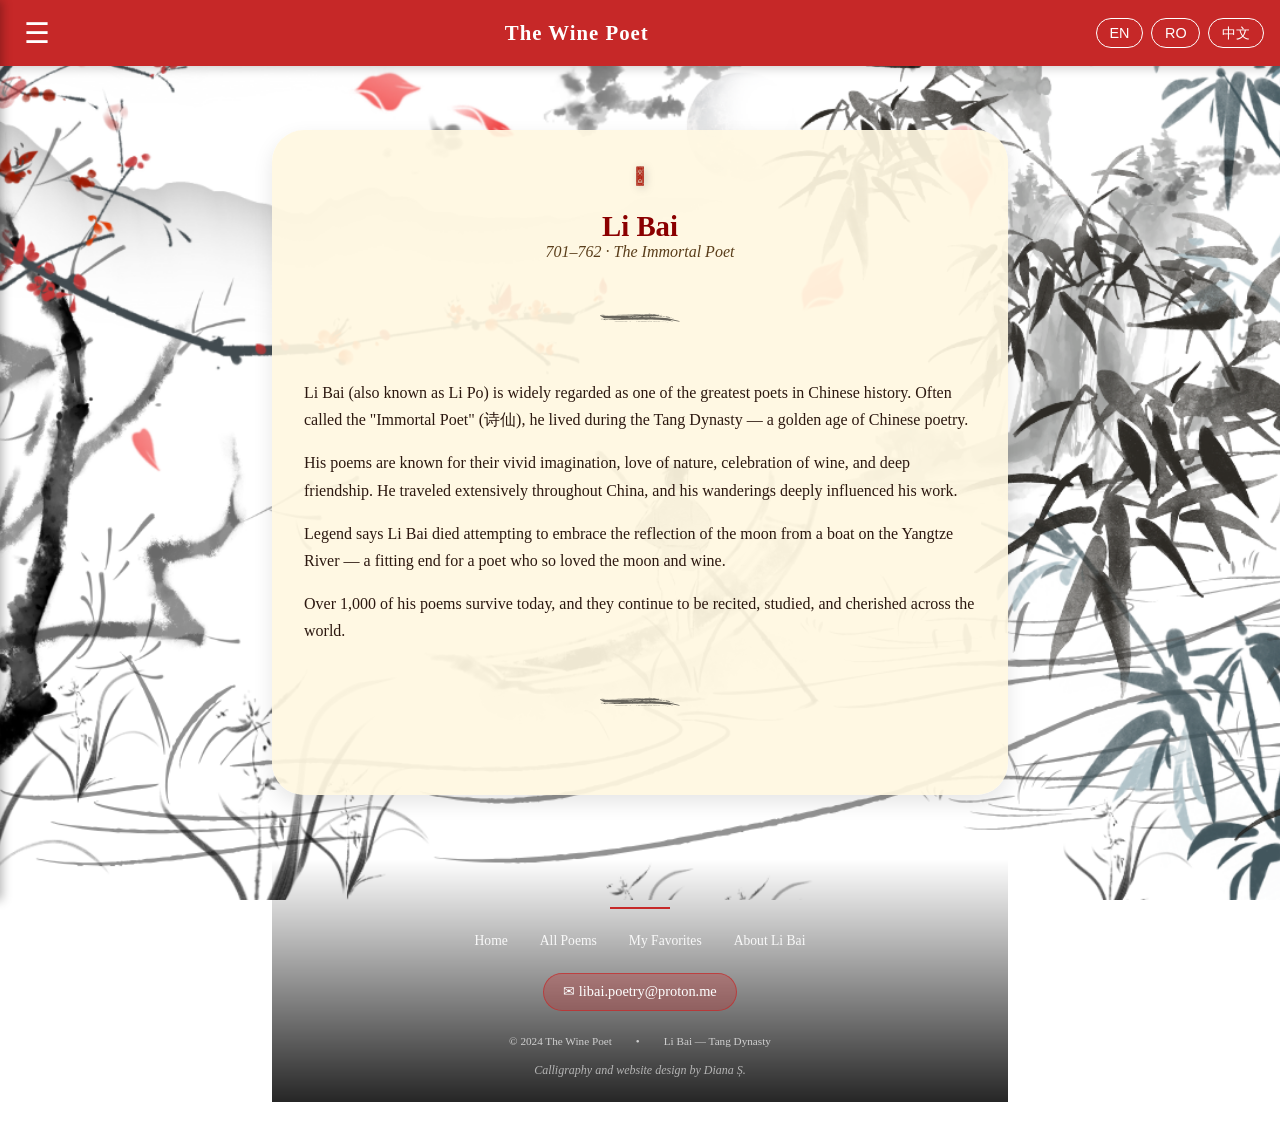
<file: about.html>
<!DOCTYPE html>
<html lang="en">
<head>
    <meta charset="UTF-8">
    <meta name="viewport" content="width=device-width, initial-scale=1.0">
    <title>The Wine Poet — About Li Bai</title>
    <link rel="stylesheet" href="style.css">
</head>
<body>

<!-- SLIDING MENU -->
<div class="menu-overlay" id="menuOverlay"></div>
<div class="menu-panel" id="menuPanel">
    <button class="close-menu" id="closeMenu">✕</button>
    <a href="index.html" class="menu-item">Home</a>
    <a href="all-poems.html" class="menu-item">All Poems</a>
    <a href="favorites.html" class="menu-item">My Favorites</a>
    <a href="about.html" class="menu-item">About Li Bai</a>
    
    <div class="menu-language">
        <hr class="menu-divider">
        <div class="menu-lang-buttons">
            <button class="lang-btn" data-lang="en">EN</button>
            <button class="lang-btn" data-lang="ro">RO</button>
            <button class="lang-btn" data-lang="zh">中文</button>
        </div>
    </div>
</div>

<!-- RED MENU BAR -->
<div class="top-bar">
    <button class="menu-btn" id="menuBtn">☰</button>
    <a href="index.html" class="site-title">The Wine Poet</a>
    <div class="lang-buttons" id="langButtons">
        <button class="lang-btn" data-lang="en">EN</button>
        <button class="lang-btn" data-lang="ro">RO</button>
        <button class="lang-btn" data-lang="zh">中文</button>
    </div>
    <div class="lang-dropdown" id="langDropdown">
        <button class="lang-dropdown-btn" id="langDropdownBtn">EN ▼</button>
        <div class="lang-dropdown-content" id="langDropdownContent">
            <button class="lang-option" data-lang="en">EN - English</button>
            <button class="lang-option" data-lang="ro">RO - Română</button>
            <button class="lang-option" data-lang="zh">ZH - 中文</button>
        </div>
    </div>
</div>

<!-- MAIN CONTENT -->
<div class="container">
    <div class="about-card">
        <div class="about-header">
            <img src="assets/images/decorative/stamp-taibai.png" alt="Li Bai stamp" class="about-stamp">
            <h1>Li Bai</h1>
            <p class="about-subtitle">701–762 · The Immortal Poet</p>
        </div>
        
        <div class="brush-divider">
            <img src="assets/images/decorative/brush-stroke.png" alt="Brush stroke">
        </div>
        
        <div class="about-content">
            <p>Li Bai (also known as Li Po) is widely regarded as one of the greatest poets in Chinese history. Often called the "Immortal Poet" (诗仙), he lived during the Tang Dynasty — a golden age of Chinese poetry.</p>
            
            <p>His poems are known for their vivid imagination, love of nature, celebration of wine, and deep friendship. He traveled extensively throughout China, and his wanderings deeply influenced his work.</p>
            
            <p>Legend says Li Bai died attempting to embrace the reflection of the moon from a boat on the Yangtze River — a fitting end for a poet who so loved the moon and wine.</p>
            
            <p>Over 1,000 of his poems survive today, and they continue to be recited, studied, and cherished across the world.</p>
        </div>
        
        <div class="brush-divider">
            <img src="assets/images/decorative/brush-stroke.png" alt="Brush stroke">
        </div>
    </div>

    <footer>
        <div class="footer-content">
            <div class="footer-divider"></div>
            <div class="footer-links">
                <a href="index.html">Home</a>
                <a href="all-poems.html">All Poems</a>
                <a href="favorites.html">My Favorites</a>
                <a href="about.html">About Li Bai</a>
            </div>
            <div class="contact-area">
                <a href="mailto:libai.poetry@proton.me" class="contact-email">
                    ✉ libai.poetry@proton.me
                </a>
            </div>
            <div class="footer-legal">
                <span>© 2024 The Wine Poet</span>
                <span>•</span>
                <span>Li Bai — Tang Dynasty</span>
            </div>
            <div class="designer-credit">
                Calligraphy and website design by Diana Ș.
            </div>
        </div>
    </footer>
</div>

<script src="js/poems-data.js"></script>
<script src="js/language.js"></script>
<script src="js/menu.js"></script>

</body>
</html>
</file>
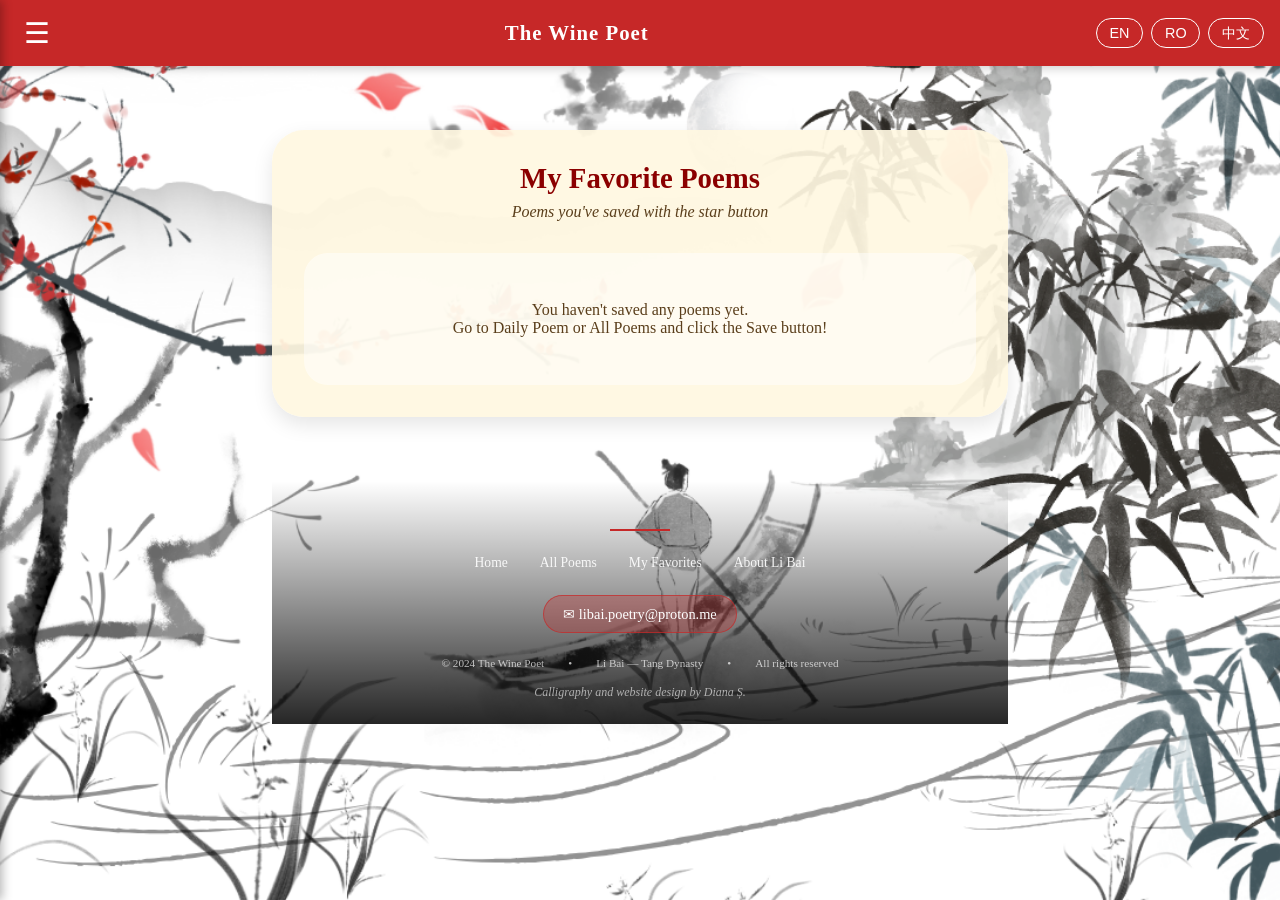
<file: favorites.html>
<!DOCTYPE html>
<html lang="en">
<head>
    <meta charset="UTF-8">
    <meta name="viewport" content="width=device-width, initial-scale=1.0">
    <title>The Wine Poet — My Favorites</title>
    <link rel="stylesheet" href="style.css">
</head>
<body>

<!-- SLIDING MENU -->
<div class="menu-overlay" id="menuOverlay"></div>
<div class="menu-panel" id="menuPanel">
    <button class="close-menu" id="closeMenu">✕</button>
    <a href="index.html" class="menu-item">Home</a>
    <a href="all-poems.html" class="menu-item">All Poems</a>
    <a href="favorites.html" class="menu-item">My Favorites</a>
    <a href="about.html" class="menu-item">About Li Bai</a>
    
    <div class="menu-language">
        <hr class="menu-divider">
        <div class="menu-lang-buttons">
            <button class="lang-btn" data-lang="en">EN</button>
            <button class="lang-btn" data-lang="ro">RO</button>
            <button class="lang-btn" data-lang="zh">中文</button>
        </div>
    </div>
</div>

<!-- RED MENU BAR -->
<div class="top-bar">
    <button class="menu-btn" id="menuBtn">☰</button>
    <a href="index.html" class="site-title">The Wine Poet</a>
    <div class="lang-buttons" id="langButtons">
        <button class="lang-btn" data-lang="en">EN</button>
        <button class="lang-btn" data-lang="ro">RO</button>
        <button class="lang-btn" data-lang="zh">中文</button>
    </div>
    <div class="lang-dropdown" id="langDropdown">
        <button class="lang-dropdown-btn" id="langDropdownBtn">EN ▼</button>
        <div class="lang-dropdown-content" id="langDropdownContent">
            <button class="lang-option" data-lang="en">EN - English</button>
            <button class="lang-option" data-lang="ro">RO - Română</button>
            <button class="lang-option" data-lang="zh">ZH - 中文</button>
        </div>
    </div>
</div>

<!-- MAIN CONTENT -->
<div class="container">
    <div class="favorites-card">
        <h1>My Favorite Poems</h1>
        <p class="subtitle">Poems you've saved with the star button</p>
        
        <div id="favoritesList" class="favorites-list"></div>
        
        <div id="emptyFavorites" class="empty-favorites" style="display: none;">
            <p>You haven't saved any poems yet.</p>
            <p>Go to <a href="index.html">Daily Poem</a> or <a href="all-poems.html">All Poems</a> and click the Save button!</p>
        </div>
    </div>
    
  <footer>
    <div class="footer-content">
        <div class="footer-divider"></div>
        
        <div class="footer-links">
            <a href="index.html">Home</a>
            <a href="all-poems.html">All Poems</a>
            <a href="favorites.html">My Favorites</a>
            <a href="about.html">About Li Bai</a>
        </div>
        
        <div class="contact-area">
            <a href="mailto:libai.poetry@proton.me" class="contact-email">
                ✉ libai.poetry@proton.me
            </a>
        </div>
        
        <div class="footer-legal">
            <span>© 2024 The Wine Poet</span>
            <span>•</span>
            <span>Li Bai — Tang Dynasty</span>
            <span>•</span>
            <span>All rights reserved</span>
        </div>
        
        <div class="designer-credit">
            Calligraphy and website design by Diana Ș.
        </div>
    </div>
</footer>
</div>

<script src="js/poems-data.js"></script>
<script src="js/language.js"></script>
<script src="js/menu.js"></script>
<script src="js/favorites-page.js"></script>

</body>
</html>
</file>
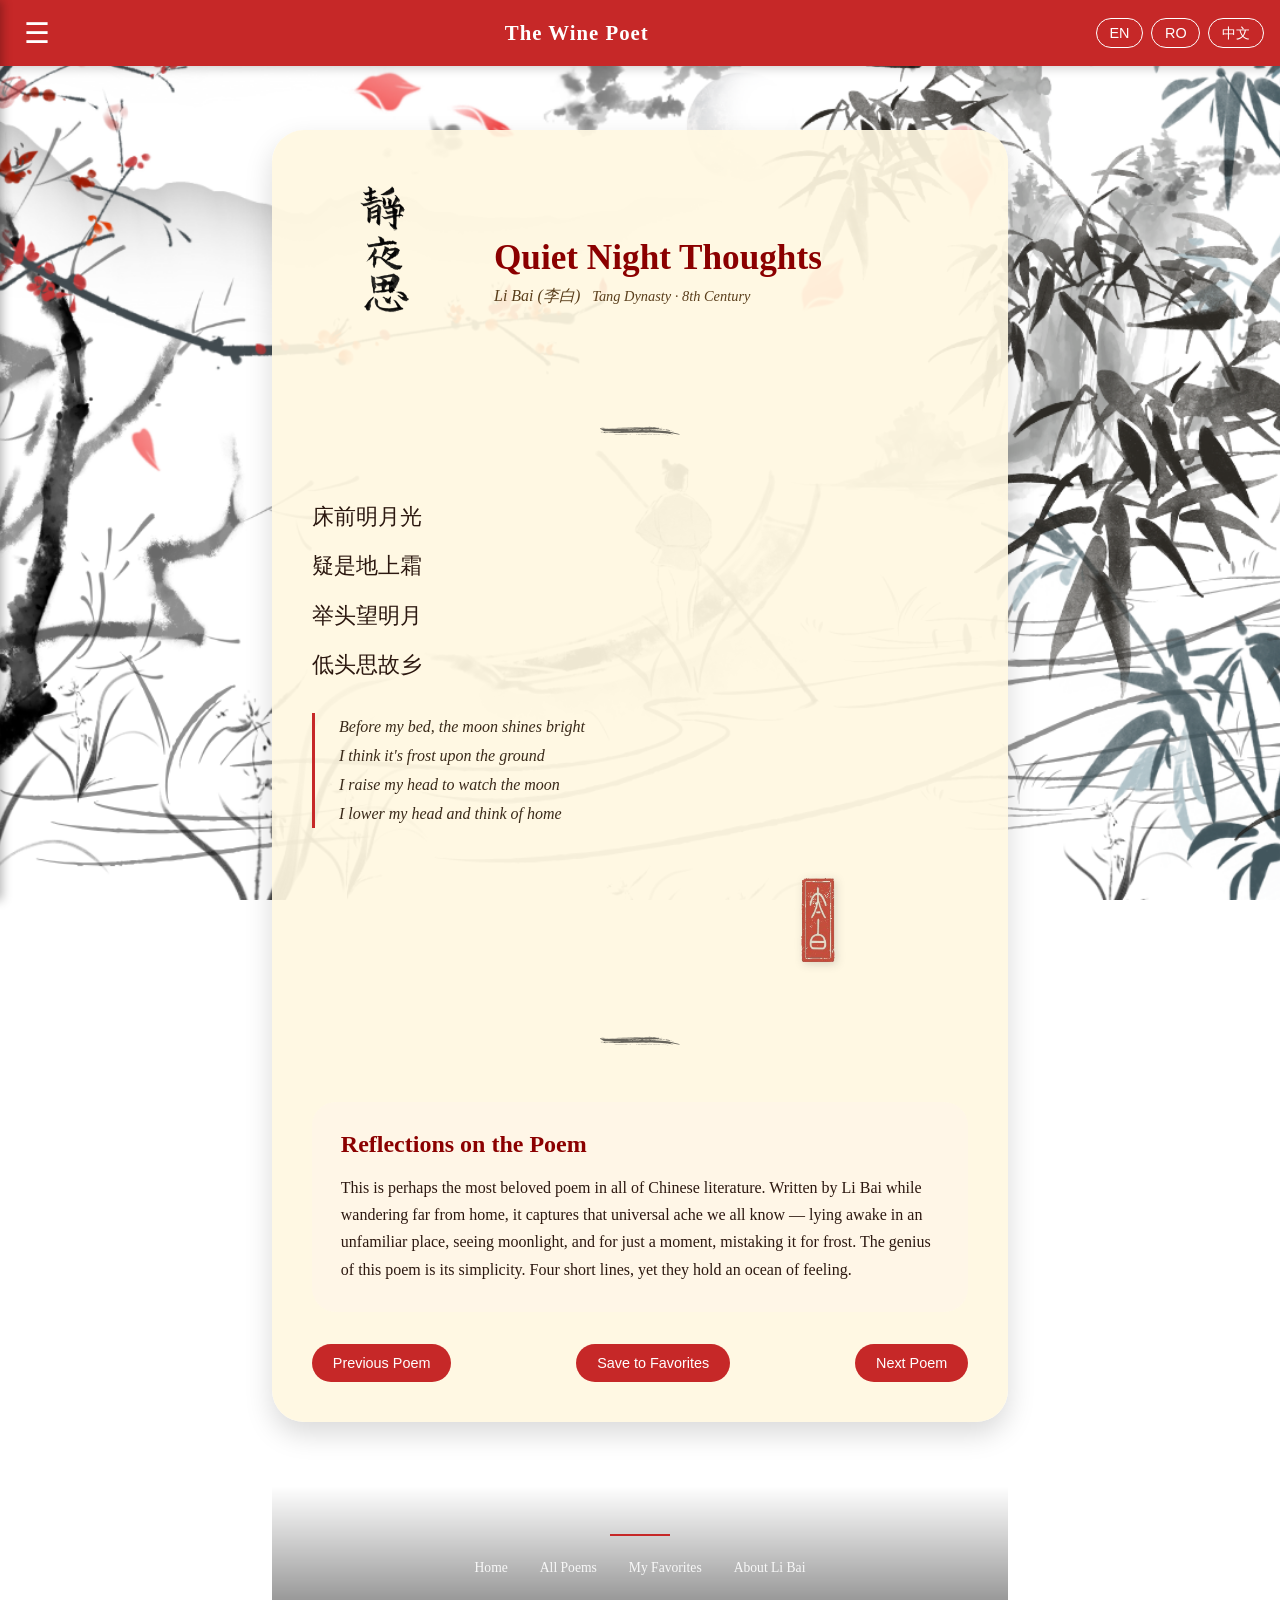
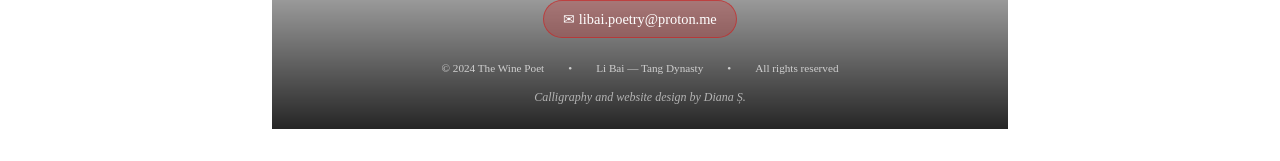
<file: poem-detail.html>
<!DOCTYPE html>
<html lang="en">
<head>
    <meta charset="UTF-8">
    <meta name="viewport" content="width=device-width, initial-scale=1.0">
    <title>The Wine Poet — Poem</title>
    <link rel="stylesheet" href="style.css">
</head>
<body>

<!-- SLIDING MENU -->
<div class="menu-overlay" id="menuOverlay"></div>
<div class="menu-panel" id="menuPanel">
    <button class="close-menu" id="closeMenu">✕</button>
    <a href="index.html" class="menu-item">🏠 Home</a>
    <a href="all-poems.html" class="menu-item">📖 All Poems</a>
    <a href="#" class="menu-item" data-page="favorites">⭐ My Favorites</a>
    <a href="#" class="menu-item" data-page="about">🍷 About Li Bai</a>
    
    <div class="menu-language">
        <hr class="menu-divider">
        <div class="menu-lang-buttons">
            <button class="lang-btn" data-lang="en">EN</button>
            <button class="lang-btn" data-lang="ro">RO</button>
            <button class="lang-btn" data-lang="zh">中文</button>
        </div>
    </div>
</div>

<!-- RED MENU BAR -->
<div class="top-bar">
    <button class="menu-btn" id="menuBtn">☰</button>
    <a href="index.html" class="site-title">The Wine Poet</a>
    <div class="lang-buttons" id="langButtons">
        <button class="lang-btn" data-lang="en">EN</button>
        <button class="lang-btn" data-lang="ro">RO</button>
        <button class="lang-btn" data-lang="zh">中文</button>
    </div>
    <div class="lang-dropdown" id="langDropdown">
        <button class="lang-dropdown-btn" id="langDropdownBtn">EN ▼</button>
        <div class="lang-dropdown-content" id="langDropdownContent">
            <button class="lang-option" data-lang="en">EN - English</button>
            <button class="lang-option" data-lang="ro">RO - Română</button>
            <button class="lang-option" data-lang="zh">ZH - 中文</button>
        </div>
    </div>
</div>

<!-- MAIN CONTENT -->
<div class="container">
    <div class="poem-detail-card">
        
        <!-- Title Section with Vertical Calligraphy -->
        <div class="poem-title-section">
            <div class="vertical-title">
                <img src="" alt="Calligraphy Title" id="verticalTitleImg">
            </div>
            <div class="poem-header">
                <h1 id="poemTitle">Quiet Night Thoughts</h1>
                <div class="poem-subtitle">
                    <span id="poetName">Li Bai (李白)</span>
                    <span class="dynasty">Tang Dynasty · 8th Century</span>
                </div>
            </div>
        </div>
        
        <!-- Brush Stroke Divider -->
        <div class="brush-divider">
            <img src="assets/images/decorative/brush-stroke.png" alt="Brush stroke decoration">
        </div>
        
        <!-- Full Poem Text -->
        <div class="full-poem">
            <div id="poemChinese" class="poem-chinese-text"></div>
            <div id="poemTranslation" class="poem-translation-text"></div>
        </div>
        
        <!-- Red Stamp -->
        <div class="stamp-section">
            <img src="assets/images/decorative/stamp-taibai.png" alt="Li Bai stamp" class="red-stamp">
        </div>
        
        <!-- Brush Stroke Divider -->
        <div class="brush-divider">
            <img src="assets/images/decorative/brush-stroke.png" alt="Brush stroke decoration">
        </div>
        
        <!-- Commentary Section -->
        <div class="commentary-section">
            <h2> Reflections on the Poem</h2>
            <div id="commentaryText" class="commentary-text">
                <!-- Commentary will be loaded here -->
            </div>
        </div>
        
        <!-- Navigation between poems -->
        <div class="poem-navigation">
            <button class="nav-prev" id="prevPoemBtn">← Previous Poem</button>
            <button class="star-btn-detail" id="starDetailBtn">★ Save to Favorites</button>
            <button class="nav-next" id="nextPoemBtn">Next Poem →</button>
        </div>
    </div>
    
    <footer>
    <div class="footer-content">
        <div class="footer-divider"></div>
        
        <div class="footer-links">
            <a href="index.html">Home</a>
            <a href="all-poems.html">All Poems</a>
            <a href="favorites.html">My Favorites</a>
            <a href="about.html">About Li Bai</a>
        </div>
        
        <div class="contact-area">
            <a href="mailto:libai.poetry@proton.me" class="contact-email">
                ✉ libai.poetry@proton.me
            </a>
        </div>
        
        <div class="footer-legal">
            <span>© 2024 The Wine Poet</span>
            <span>•</span>
            <span>Li Bai — Tang Dynasty</span>
            <span>•</span>
            <span>All rights reserved</span>
        </div>
        
        <div class="designer-credit">
            Calligraphy and website design by Diana Ș.
        </div>
    </div>
</footer>
</div>

<script src="js/poems-data.js"></script>
<script src="js/poem-detail.js"></script>
<script src="js/language.js"></script>
<script src="js/menu.js"></script>

</body>
</html>
</file>
<file: style.css>
* {
    margin: 0;
    padding: 0;
    box-sizing: border-box;
}

body {
    min-height: 100vh;
    background-size: cover;
    background-position: center;
    background-attachment: fixed;
    font-family: 'Georgia', serif;
}

/* Desktop background */
body {
    background-image: url('assets/images/backgrounds/bg-light-desktop.png');
}

/* Mobile background */
@media (max-width: 768px) {
    body {
        background-image: url('assets/images/backgrounds/bg-light-mobile.png');
    }
}

/* RED MENU BAR */
.top-bar {
    background-color: #C62828;
    padding: 0.5rem 1rem;
    display: flex;
    justify-content: space-between;
    align-items: center;
    flex-wrap: wrap;
    position: sticky;
    top: 0;
    z-index: 100;
    box-shadow: 0 2px 10px rgba(0,0,0,0.2);
}

/* On mobile, make title centered */
@media (max-width: 768px) {
    .top-bar {
        justify-content: space-between;
    }
    
    .site-title {
        position: absolute;
        left: 50%;
        transform: translateX(-50%);
        white-space: nowrap;
    }
    
    .lang-buttons {
        margin-left: auto;
    }
}

/* Hamburger menu button */
.menu-btn {
    background: none;
    border: none;
    color: white;
    font-size: 1.8rem;
    cursor: pointer;
    padding: 0.5rem;
    transition: all 0.2s ease;
}

.menu-btn:hover {
    color: #ffcccc;
    transform: scale(1.05);
}

/* Website title in menu bar */
.site-title {
    color: white;
    font-size: 1.3rem;
    font-weight: bold;
    letter-spacing: 1px;
}

/* Language buttons */
.lang-buttons {
    display: flex;
    gap: 0.5rem;
}

.lang-btn {
    background: none;
    border: 1px solid white;
    color: white;
    padding: 0.3rem 0.8rem;
    border-radius: 20px;
    cursor: pointer;
    font-size: 0.9rem;
    transition: all 0.2s ease;
}

.lang-btn:hover {
    background-color: white;
    color: #C62828;
}

/* Main content */
.container {
    max-width: 800px;
    margin: 0 auto;
    padding: 2rem;
}

/* Poem card */
/* Poem card - when no image */
.poem-card {
    background: rgba(255, 248, 225, 0.92);
    border-radius: 32px;
    padding: 2rem;
    margin-top: 2rem;
    box-shadow: 0 8px 20px rgba(0,0,0,0.1);
    text-align: center;
}

.poem-text {
    width: 100%;
}

.poem-text h1 {
    color: #8B0000;
    font-size: 1.5rem;
    margin-bottom: 1rem;
    text-align: center;
}

.poem-image {
    flex: 1;
    min-width: 120px;
    display: flex;
    align-items: center;
    justify-content: flex-end;
}

.poem-image img {
    width: 100%;
    max-width: 220px;
    height: auto;
    border-radius: 12px;
    box-shadow: 0 4px 12px rgba(0,0,0,0.1);
}

.poem-card h1 {
    color: #8B0000;
    margin-bottom: 1rem;
    font-size: 1.8rem;
}

#poem-title {
    color: #2c1810;
    margin-bottom: 1rem;
}

#poem-chinese {
    font-size: 1.3rem;
    line-height: 2;
    color: #2c1810;
    margin-bottom: 1rem;
}

#poem-english {
    font-size: 1rem;
    line-height: 1.6;
    color: #3a2a1a;
    font-style: italic;
}

.star-btn {
    background: #C62828;
    color: white;
    border: none;
    padding: 0.75rem 1.5rem;
    margin-top: 1rem;
    border-radius: 40px;
    cursor: pointer;
    font-size: 1rem;
    transition: all 0.2s ease;
}

.star-btn:hover {
    background: #8B0000;
    transform: scale(1.02);
}

.next-btn {
    background: #C62828;
    color: white;
    border: none;
    padding: 0.75rem 1.5rem;
    margin-top: 1rem;
    border-radius: 40px;
    cursor: pointer;
    font-size: 1rem;
    transition: all 0.2s ease;
    display: block;
    width: fit-content;
}

.next-btn:hover {
    background: #8B0000;
}

/* ========== NEW STYLISH FOOTER ========== */
/* ========== NEW STYLISH FOOTER ========== */
footer {
    margin-top: 4rem;
    background: linear-gradient(to bottom, rgba(0,0,0,0) 0%, rgba(0,0,0,0.85) 100%);
    border-radius: 0;
    padding: 3rem 2rem 1.5rem;
    color: rgba(255, 255, 255, 1);
}

.footer-content {
    max-width: 800px;
    margin: 0 auto;
    text-align: center;
}

/* Footer divider line */
.footer-divider {
    width: 60px;
    height: 2px;
    background: #C62828;
    margin: 0 auto 1.5rem;
}

/* Footer navigation links */
.footer-links {
    display: flex;
    justify-content: center;
    gap: 2rem;
    flex-wrap: wrap;
    margin-bottom: 1.5rem;
}

.footer-links a {
    color: rgba(255, 255, 255, 0.9);
    text-decoration: none;
    font-size: 0.85rem;
    transition: color 0.2s ease;
}

.footer-links a:hover {
    color: #C62828;
}

/* Contact email area */
.contact-area {
    margin: 1.5rem 0;
}

.contact-email {
    display: inline-flex;
    align-items: center;
    gap: 0.5rem;
    background: rgba(198, 40, 40, 0.3);
    border: 1px solid rgba(198, 40, 40, 0.7);
    padding: 0.6rem 1.2rem;
    border-radius: 50px;
    color: #ffffff;
    text-decoration: none;
    font-size: 0.9rem;
    transition: all 0.2s ease;
}

.contact-email:hover {
    background: rgba(198, 40, 40, 0.6);
    border-color: #C62828;
    color: white;
    transform: scale(1.02);
}

/* Copyright and legal text */
.footer-legal {
    font-size: 0.7rem;
    color: rgba(255, 255, 255, 0.7);
    margin-top: 1.5rem;
    display: flex;
    justify-content: center;
    gap: 1.5rem;
    flex-wrap: wrap;
}

/* Designer credit */
.designer-credit {
    font-size: 0.75rem;
    color: rgba(255, 255, 255, 0.6);
    margin-top: 1rem;
    font-style: italic;
}

/* ========== SLIDING MENU ========== */
.menu-overlay {
    position: fixed;
    top: 0;
    left: 0;
    width: 100%;
    height: 100%;
    background-color: rgba(0, 0, 0, 0.5);
    opacity: 0;
    visibility: hidden;
    transition: all 0.3s ease;
    z-index: 200;
}

.menu-panel {
    position: fixed;
    top: 0;
    left: 0;
    width: 250px;
    height: 100%;
    background-color: #8B0000;
    box-shadow: 2px 0 10px rgba(0,0,0,0.3);
    transform: translateX(-100%);
    transition: transform 0.3s ease;
    z-index: 201;
    padding: 2rem 1rem;
    display: flex;
    flex-direction: column;
}

.close-menu {
    background: none;
    border: none;
    color: white;
    font-size: 1.8rem;
    cursor: pointer;
    text-align: right;
    margin-bottom: 2rem;
    padding: 0.5rem;
}

.close-menu:hover {
    color: #ffcccc;
    transform: scale(1.1);
}

.menu-item {
    color: white;
    text-decoration: none;
    font-size: 1.3rem;
    padding: 0.8rem 1rem;
    margin: 0.2rem 0;
    border-radius: 12px;
    transition: all 0.2s ease;
    display: block;
    font-family: 'Georgia', serif;
}

.menu-item:hover {
    background-color: #C62828;
    padding-left: 1.5rem;
}

.menu-overlay.open {
    opacity: 1;
    visibility: visible;
}

.menu-panel.open {
    transform: translateX(0);
}

@media (max-width: 768px) {
    .menu-panel {
        width: 100%;
    }
    .poem-card {
        flex-direction: column;
    }
    .poem-image {
        order: -1;
    }
}

/* ========== MOBILE FIXES ========== */
@media (max-width: 768px) {
    /* Center the title on mobile */
    .site-title {
        font-size: 1.1rem;
        text-align: center;
        flex: 1;
    }
    
    /* Keep language buttons on right */
    .lang-buttons {
        margin-left: auto;
    }
    
    /* Fix poem card layout on mobile */
    .poem-card {
        flex-direction: column;
        text-align: center;
    }
    
    /* Center the image on mobile */
    .poem-image {
        justify-content: center !important;
        order: -1;  /* Image goes above text */
        margin-bottom: 1rem;
    }
    
    .poem-image img {
        max-width: 180px;
        margin: 0 auto;
    }
    
    /* Center poem text on mobile */
    .poem-text {
        text-align: center;
    }
    
    /* Center the next button */
    .next-btn {
        margin-left: auto;
        margin-right: auto;
    }
    
    /* Adjust container padding */
    .container {
        padding: 1rem;
    }
    
    /* Poem card padding */
    .poem-card {
        padding: 1.5rem;
    }
}

/* ========== LANGUAGE SWITCHER - DESKTOP & MOBILE HYBRID ========== */

/* Desktop: show normal buttons, hide dropdown */
.lang-buttons {
    display: flex;
    gap: 0.5rem;
}

.lang-dropdown {
    display: none;
}

/* Mobile: hide buttons, show dropdown */
@media (max-width: 768px) {
    .lang-buttons {
        display: none;
    }
    
    .lang-dropdown {
        display: block;
        position: relative;
    }
    
    .lang-dropdown-btn {
        background: none;
        border: 1px solid white;
        color: white;
        padding: 0.3rem 0.8rem;
        border-radius: 20px;
        cursor: pointer;
        font-size: 0.9rem;
        transition: all 0.2s ease;
        white-space: nowrap;
    }
    
    .lang-dropdown-btn:hover {
        background-color: white;
        color: #C62828;
    }
    
    .lang-dropdown-content {
        display: none;
        position: absolute;
        top: 100%;
        right: 0;
        background-color: #C62828;
        min-width: 130px;
        border-radius: 12px;
        margin-top: 0.5rem;
        box-shadow: 0 4px 12px rgba(0,0,0,0.2);
        z-index: 200;
        overflow: hidden;
    }
    
    .lang-dropdown-content.show {
        display: block;
    }
    
    .lang-option {
        background: none;
        border: none;
        color: white;
        padding: 0.75rem 1rem;
        width: 100%;
        text-align: left;
        cursor: pointer;
        font-size: 0.9rem;
        transition: all 0.2s ease;
    }
    
    .lang-option:hover {
        background-color: #8B0000;
    }
    
    /* Fix top bar spacing on mobile */
    .top-bar {
        padding: 0.5rem 1rem;
    }
    
    .site-title {
        font-size: 1rem;
        position: absolute;
        left: 50%;
        transform: translateX(-50%);
        white-space: nowrap;
    }
    
    .menu-btn {
        font-size: 1.5rem;
        z-index: 10;
    }
}

/* Sakura canvas - behind everything, no layout interference */
.sakura {
    position: fixed;
    top: 0;
    left: 0;
    width: 100%;
    height: 100%;
    pointer-events: none;
    z-index: 0;  /* Bottom layer */
}

/* Ensure content stays above petals naturally */
.top-bar {
    position: sticky;
    z-index: 100;
}

.menu-overlay, .menu-panel {
    z-index: 200;
}

.container {
    position: relative;
    z-index: 1;
}

/* ========== ALL POEMS PAGE STYLES ========== */

.poems-list-card {
    background: rgba(255, 248, 225, 0.9);
    border-radius: 24px;
    padding: 2rem;
    margin-top: 2rem;
    box-shadow: 0 8px 20px rgba(0,0,0,0.1);
}

.poems-list-card h1 {
    color: #8B0000;
    font-size: 2rem;
    margin-bottom: 0.5rem;
}

.poems-list-card .subtitle {
    color: #5a3e1b;
    margin-bottom: 2rem;
    font-style: italic;
}

/* Poem list items */
.poems-list {
    display: flex;
    flex-direction: column;
    gap: 1rem;
}

.poem-list-item {
    display: flex;
    justify-content: space-between;
    align-items: center;
    background: rgba(255, 255, 255, 0.5);
    border-radius: 16px;
    padding: 1.2rem 1.5rem;
    cursor: pointer;
    transition: all 0.2s ease;
    border: 1px solid rgba(139, 0, 0, 0.1);
}

.poem-list-item:hover {
    background: rgba(255, 255, 255, 0.8);
    transform: translateX(8px);
    border-color: #C62828;
}

.poem-list-content {
    flex: 1;
}

.poem-list-title {
    color: #2c1810;
    font-size: 1.2rem;
    margin-bottom: 0.3rem;
}

.poem-list-preview {
    color: #8B0000;
    font-size: 0.9rem;
    opacity: 0.7;
}

.poem-list-arrow {
    color: #C62828;
    font-size: 1.5rem;
    transition: transform 0.2s ease;
}

.poem-list-item:hover .poem-list-arrow {
    transform: translateX(5px);
}

/* Mobile adjustments */
@media (max-width: 768px) {
    .poems-list-card {
        padding: 1.5rem;
    }
    
    .poem-list-item {
        padding: 1rem;
    }
    
    .poem-list-title {
        font-size: 1rem;
    }
}

/* ========== POEM DETAIL PAGE ========== */

.poem-detail-card {
    background: rgba(255, 248, 225, 0.92);
    border-radius: 32px;
    padding: 2.5rem;
    margin-top: 2rem;
    box-shadow: 0 12px 28px rgba(0,0,0,0.15);
}

.poem-title-section {
    display: flex;
    gap: 2rem;
    align-items: center;
    margin-bottom: 2rem;
}

.vertical-title img {
    width: 150px;
    height: auto;
    max-height: 200px;
    border-radius: 8px;
    object-fit: contain;  /* Prevents cropping */
}

@media (max-width: 768px) {
    .vertical-title img {
        width: 100px;  /* Smaller on mobile */
    }
}

.poem-header h1 {
    font-size: 2.2rem;
    color: #8B0000;
    margin-bottom: 0.5rem;
}

.poem-subtitle {
    color: #5a3e1b;
    font-style: italic;
}

.dynasty {
    margin-left: 0.5rem;
    font-size: 0.9rem;
}

.brush-divider {
    text-align: center;
    margin: 2rem 0;
}

.brush-divider img {
    width: 200px;
    height: auto;
    opacity: 0.6;
}

.full-poem {
    margin: 2rem 0;
}

.poem-chinese-text {
    font-size: 1.4rem;
    line-height: 2.2;
    color: #2c1810;
    margin-bottom: 1.5rem;
}

.poem-translation-text {
    font-size: 1rem;
    line-height: 1.8;
    color: #3a2a1a;
    font-style: italic;
    border-left: 3px solid #C62828;
    padding-left: 1.5rem;
}

.stamp-section {
    text-align: right;
    margin: 1rem 0 2rem;
}

.red-stamp {
    width: 300px;
    height: auto;
    opacity: 0.8;
}

.commentary-section {
    background: rgba(255, 245, 235, 0.6);
    border-radius: 24px;
    padding: 1.8rem;
    margin: 2rem 0;
}

.commentary-section h2 {
    color: #8B0000;
    font-size: 1.5rem;
    margin-bottom: 1rem;
}

.commentary-text {
    font-size: 1rem;
    line-height: 1.7;
    color: #2c1810;
}

.poem-navigation {
    display: flex;
    justify-content: space-between;
    align-items: center;
    gap: 1rem;
    margin-top: 2rem;
}

.nav-prev, .nav-next, .star-btn-detail {
    background: #C62828;
    color: white;
    border: none;
    padding: 0.7rem 1.3rem;
    border-radius: 40px;
    cursor: pointer;
    font-size: 0.9rem;
    transition: all 0.2s ease;
}

.nav-prev:hover, .nav-next:hover, .star-btn-detail:hover {
    background: #8B0000;
    transform: scale(1.02);
}

@media (max-width: 768px) {
    .poem-detail-card {
        padding: 1.5rem;
    }
    
    .poem-title-section {
        flex-direction: column;
        text-align: center;
    }
    
    .poem-header h1 {
        font-size: 1.6rem;
    }
    
    .poem-chinese-text {
        font-size: 1.1rem;
    }
    
    .poem-navigation {
        flex-wrap: wrap;
        justify-content: center;
    }
}

.commentary-text {
    color: #2c1810 !important;
    font-size: 1rem !important;
    line-height: 1.7 !important;
    display: block !important;
    visibility: visible !important;
}

.site-title {
    color: white;
    text-decoration: none;
    font-size: 1.3rem;
    font-weight: bold;
    letter-spacing: 1px;
}

.site-title:hover {
    color: #ffcccc;
}

body {
    animation: fadeIn 0.3s ease-in;
}

@keyframes fadeIn {
    from { opacity: 0; }
    to { opacity: 1; }
}

/* ========== FAVORITES PAGE IMPROVED DESIGN ========== */

.favorites-card {
    background: rgba(255, 248, 225, 0.92);
    border-radius: 32px;
    padding: 2rem;
    margin-top: 2rem;
    box-shadow: 0 8px 20px rgba(0,0,0,0.1);
}

.favorites-card h1 {
    color: #8B0000;
    font-size: 1.8rem;
    text-align: center;
    margin-bottom: 0.5rem;
}

.favorites-card .subtitle {
    text-align: center;
    color: #5a3e1b;
    margin-bottom: 2rem;
    font-style: italic;
}

/* Favorite items - same as homepage poem card */
.favorite-item {
    background: rgba(255, 255, 255, 0.6);
    border-radius: 24px;
    padding: 1.5rem;
    margin-bottom: 1.2rem;
    display: flex;
    justify-content: space-between;
    align-items: center;
    flex-wrap: wrap;
    gap: 1rem;
    transition: all 0.2s ease;
    border: 1px solid rgba(139, 0, 0, 0.1);
}

.favorite-item:hover {
    background: rgba(255, 255, 255, 0.8);
    transform: translateX(5px);
    border-color: #C62828;
}

.favorite-content {
    flex: 1;
}

.favorite-title {
    color: #2c1810;
    font-size: 1.2rem;
    margin-bottom: 0.3rem;
}

.favorite-preview {
    color: #8B0000;
    font-size: 0.9rem;
    opacity: 0.7;
}

.favorite-actions {
    display: flex;
    gap: 0.8rem;
}

/* Red wine buttons matching homepage star button */
.favorite-actions .read-btn,
.favorite-actions .remove-btn {
    background: #C62828;
    color: white;
    border: none;
    padding: 0.5rem 1.2rem;
    border-radius: 40px;
    cursor: pointer;
    font-size: 0.85rem;
    transition: all 0.2s ease;
}

.favorite-actions .read-btn:hover,
.favorite-actions .remove-btn:hover {
    background: #8B0000;
    transform: scale(1.02);
}

.remove-btn {
    background: #5a3e1b !important;
}

.remove-btn:hover {
    background: #3d2a10 !important;
}

/* Empty state styling */
.empty-favorites {
    text-align: center;
    padding: 3rem;
    color: #5a3e1b;
    background: rgba(255, 255, 255, 0.5);
    border-radius: 24px;
}

.empty-favorites a {
    color: #C62828;
    text-decoration: none;
}

.empty-favorites a:hover {
    text-decoration: underline;
}

/* Mobile adjustments */
@media (max-width: 768px) {
    .favorites-card {
        padding: 1.2rem;
    }
    
    .favorite-item {
        flex-direction: column;
        text-align: center;
        padding: 1.2rem;
    }
    
    .favorite-actions {
        justify-content: center;
        margin-top: 0.5rem;
    }
    
    .favorite-title {
        font-size: 1rem;
    }
}

/* About page - same card design as favorites */
.about-card {
    background: rgba(255, 248, 225, 0.92);
    border-radius: 32px;
    padding: 2rem;
    margin-top: 2rem;
    box-shadow: 0 8px 20px rgba(0,0,0,0.1);
}

.about-card h1 {
    color: #8B0000;
    text-align: center;
    font-size: 1.8rem;
}

.about-subtitle {
    text-align: center;
    color: #5a3e1b;
    font-style: italic;
    margin-bottom: 1rem;
}

.about-header {
    text-align: center;
}

.about-stamp {
    width: 70px;
    margin-bottom: 1rem;
}

.about-content p {
    color: #2c1810;
    line-height: 1.7;
    margin-bottom: 1rem;
}

.contact-section {
    text-align: center;
    margin-top: 1rem;
}

.contact-section h2 {
    color: #8B0000;
    font-size: 1.3rem;
    margin-bottom: 0.8rem;
}

.contact-section p {
    color: #5a3e1b;
    margin-bottom: 1rem;
}

.email-link {
    display: inline-block;
    background: #C62828;
    color: white;
    text-decoration: none;
    padding: 0.7rem 1.5rem;
    border-radius: 40px;
    transition: all 0.2s ease;
}

.email-link:hover {
    background: #8B0000;
    transform: scale(1.02);
}
/* Make all PNGs with white backgrounds transparent */
.poem-image img,
.vertical-title img,
.brush-divider img,
.about-stamp,
.red-stamp,
.stamp-section img {
    background-color: transparent;
    mix-blend-mode: multiply; /* This makes white backgrounds disappear */
}

/* For images that need normal display */
.about-stamp {
    mix-blend-mode: normal;
}

/* Force remove white backgrounds from PNGs */
.poem-image img,
.vertical-title img,
.brush-divider img,
.about-stamp,
.red-stamp,
.stamp-section img,
img[src*="stamp"],
img[src*="brush"],
img[src*="title"] {
    background: transparent !important;
    mix-blend-mode: multiply;
}

/* For the stamp specifically */
.about-stamp, .red-stamp {
    background: transparent !important;
    mix-blend-mode: normal;
    filter: drop-shadow(2px 2px 4px rgba(0,0,0,0.2));
}
</file>
